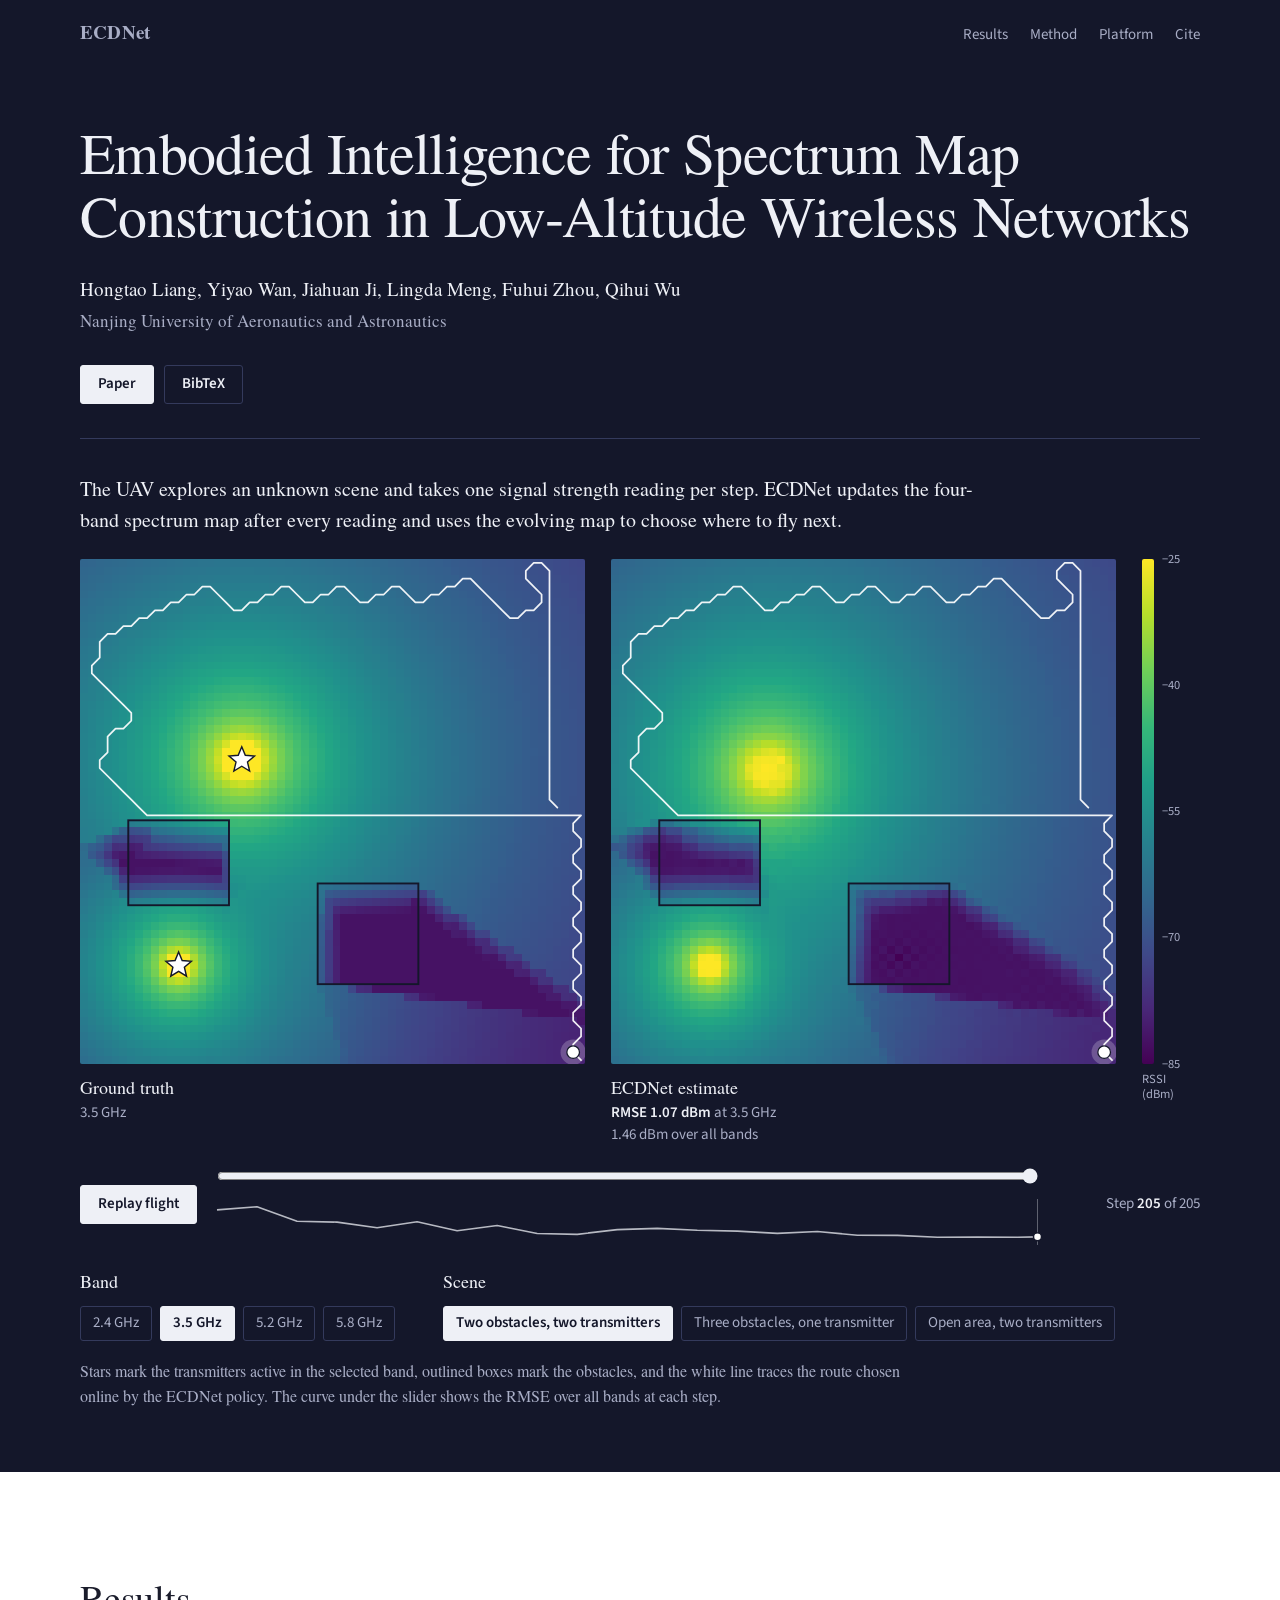
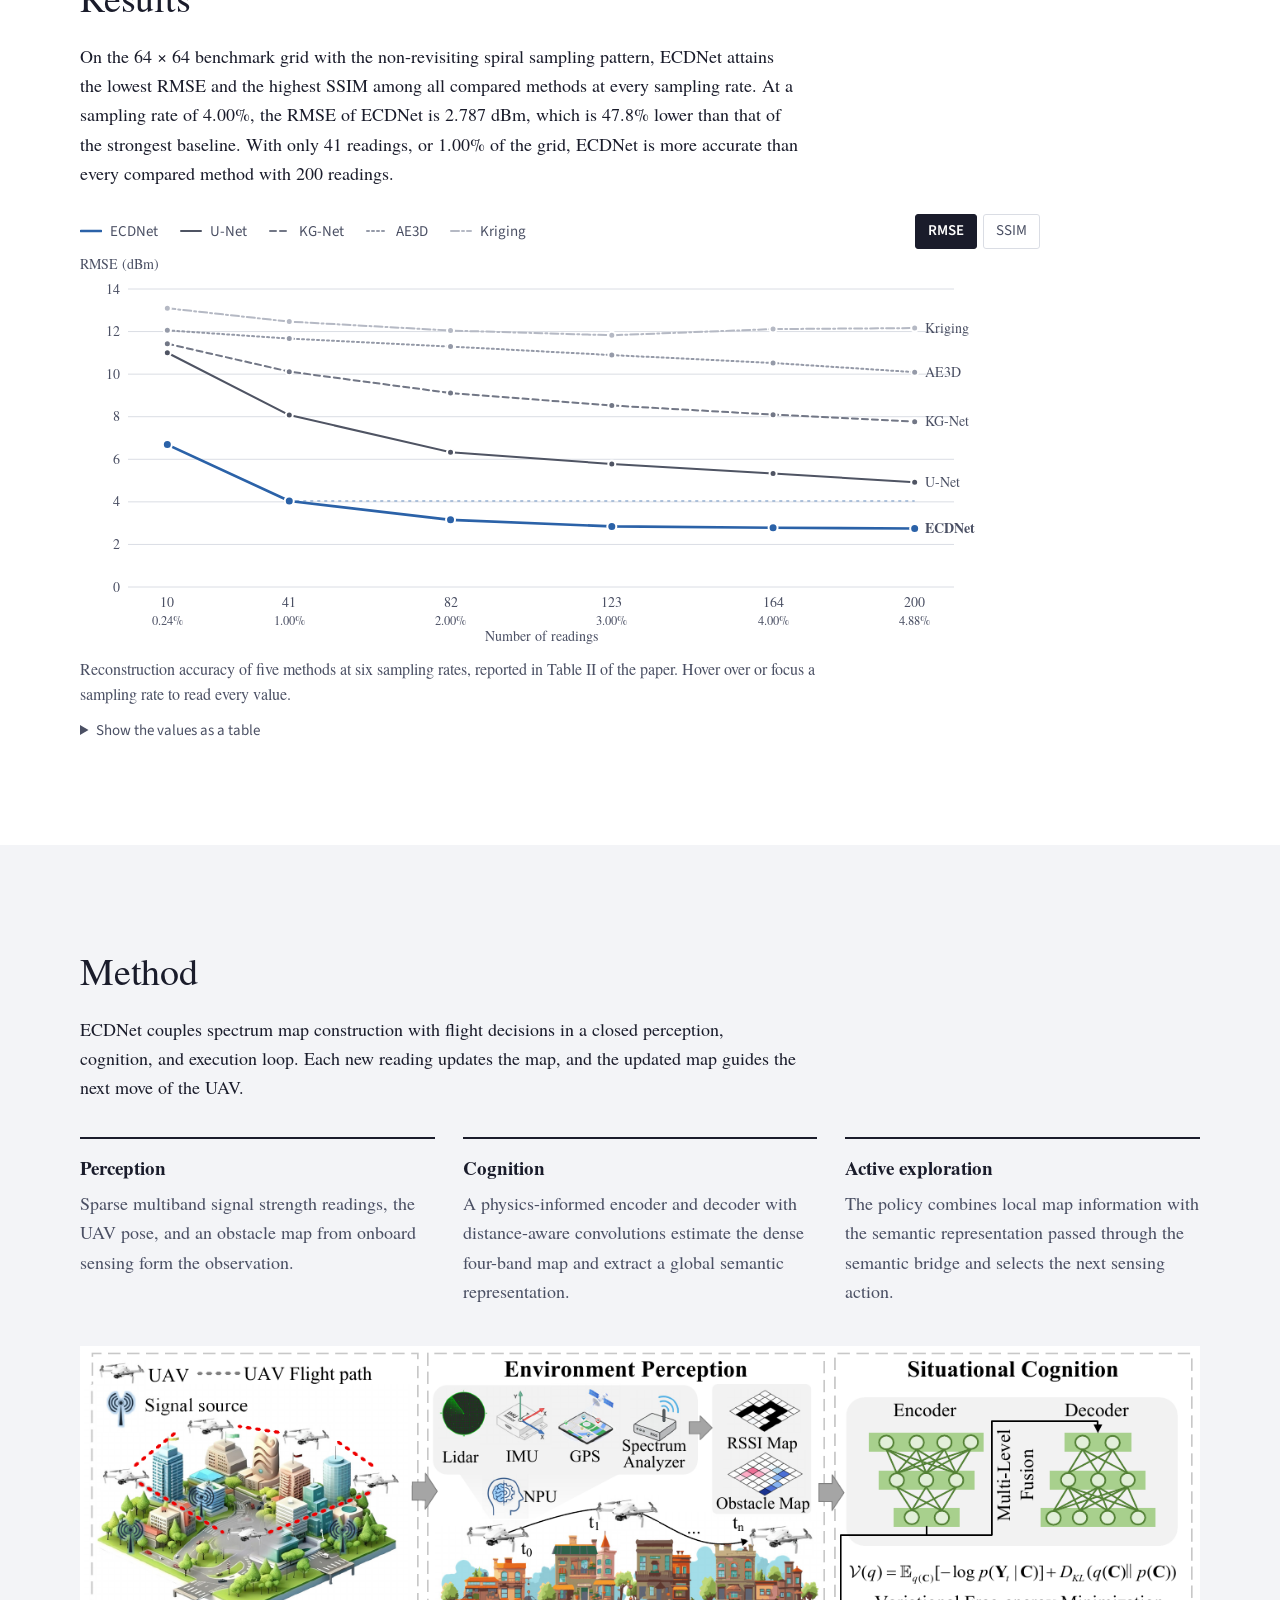
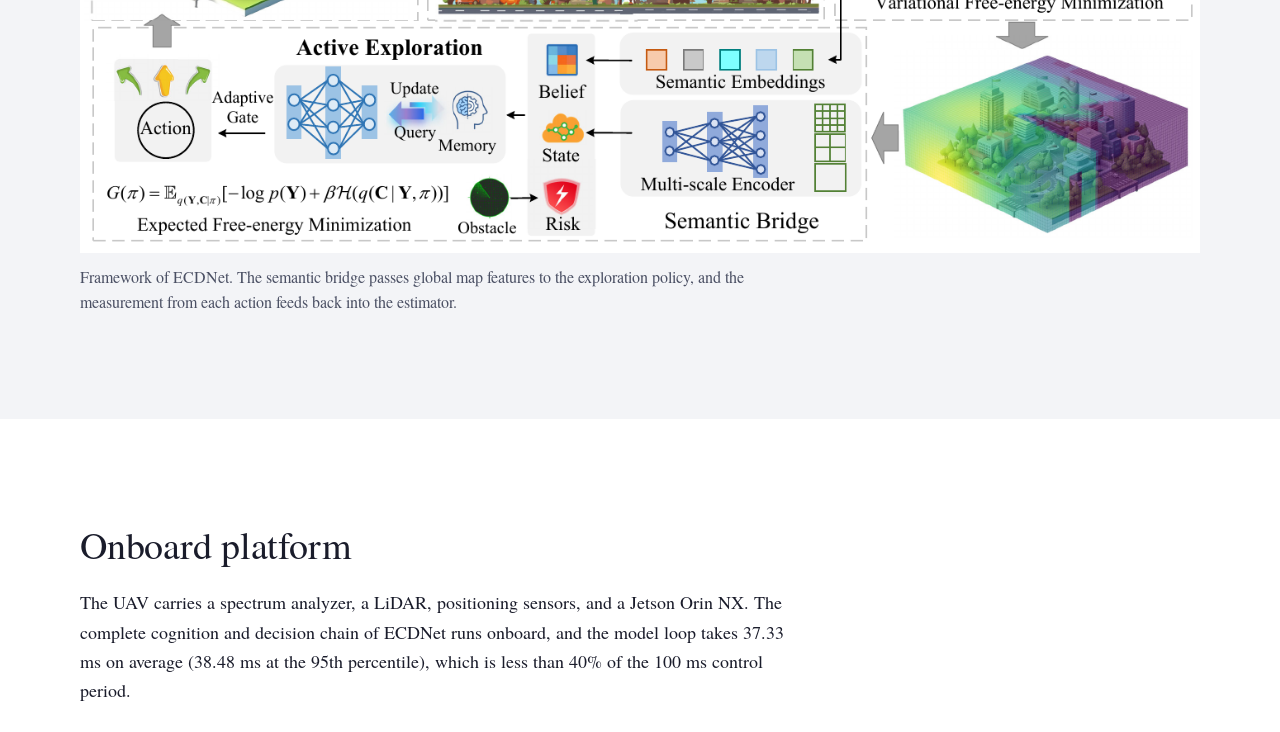
<file: index.html>
<!doctype html>
<html lang="en"><head><meta charset="utf-8"><meta http-equiv="refresh" content="0; url=/ecdnet/"><title>ECDNet project page</title></head><body><p><a href="/ecdnet/">ECDNet project page</a></p></body></html>
</file>
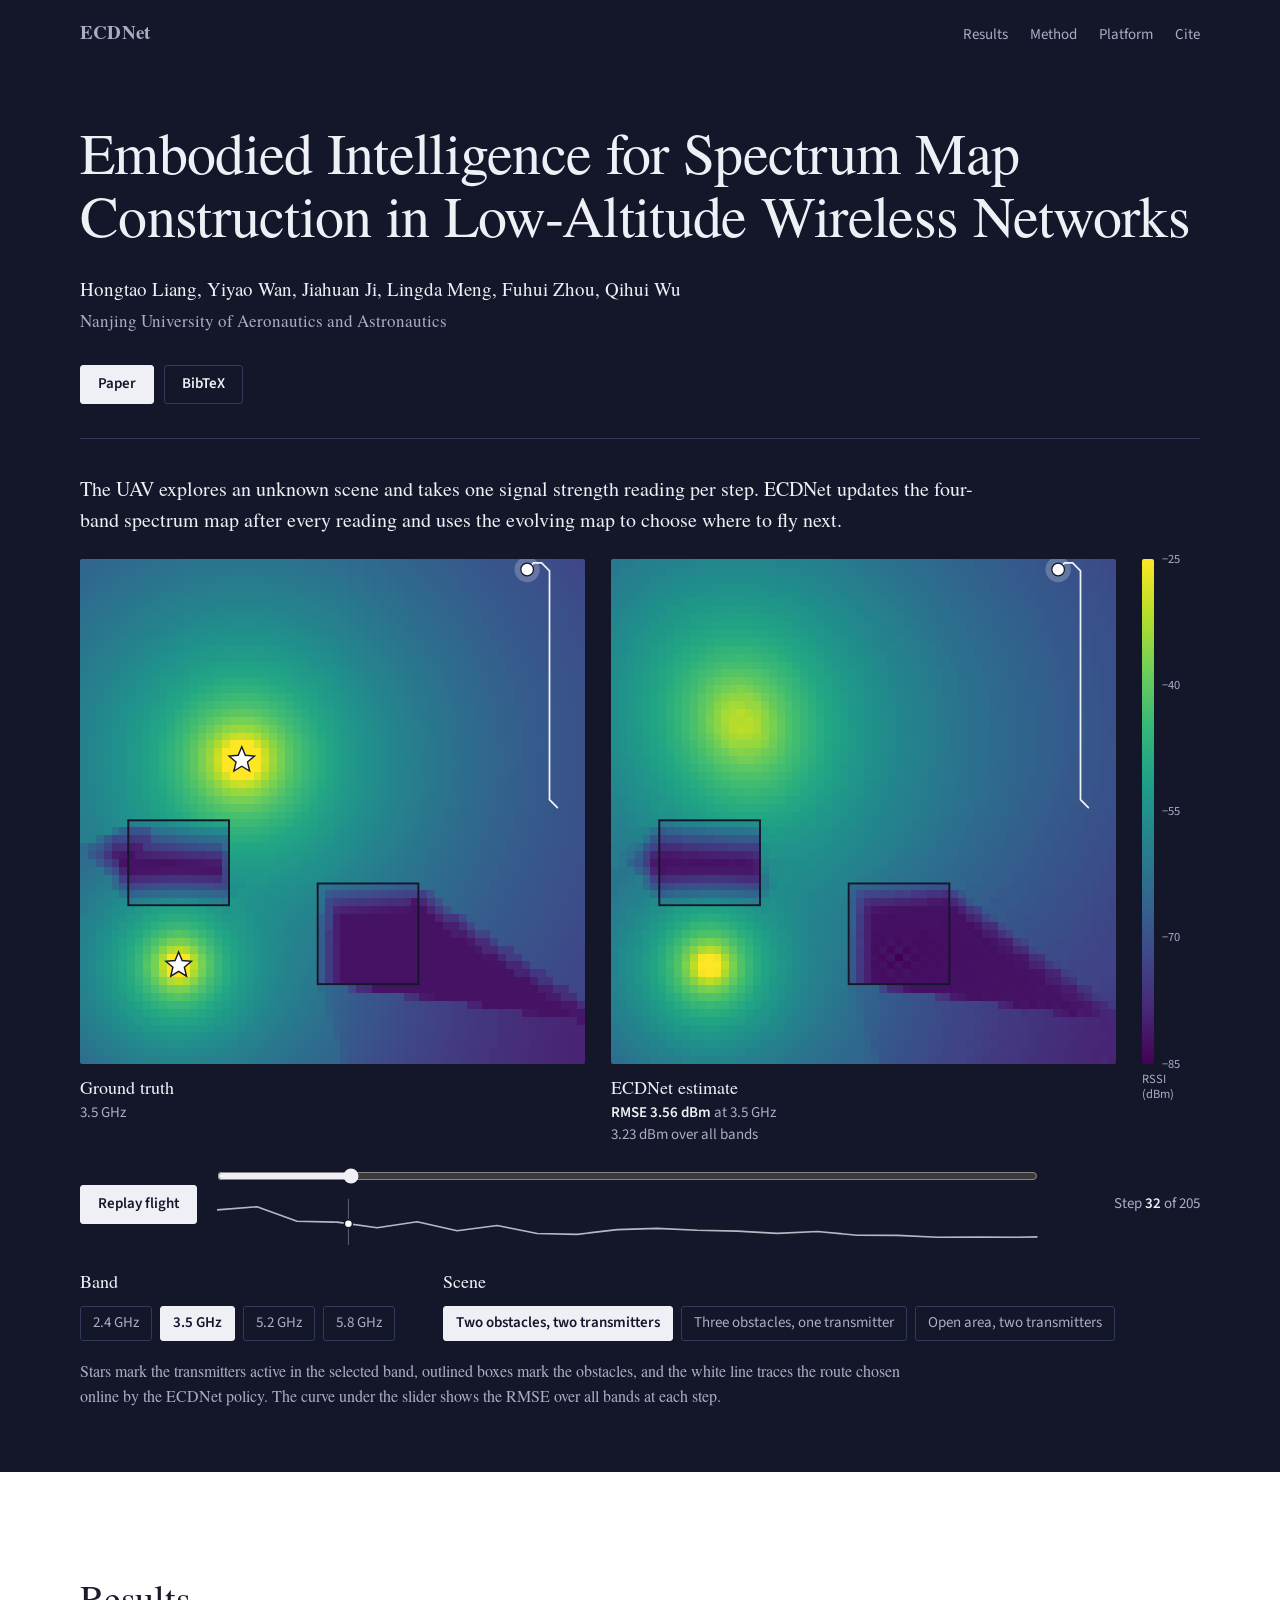
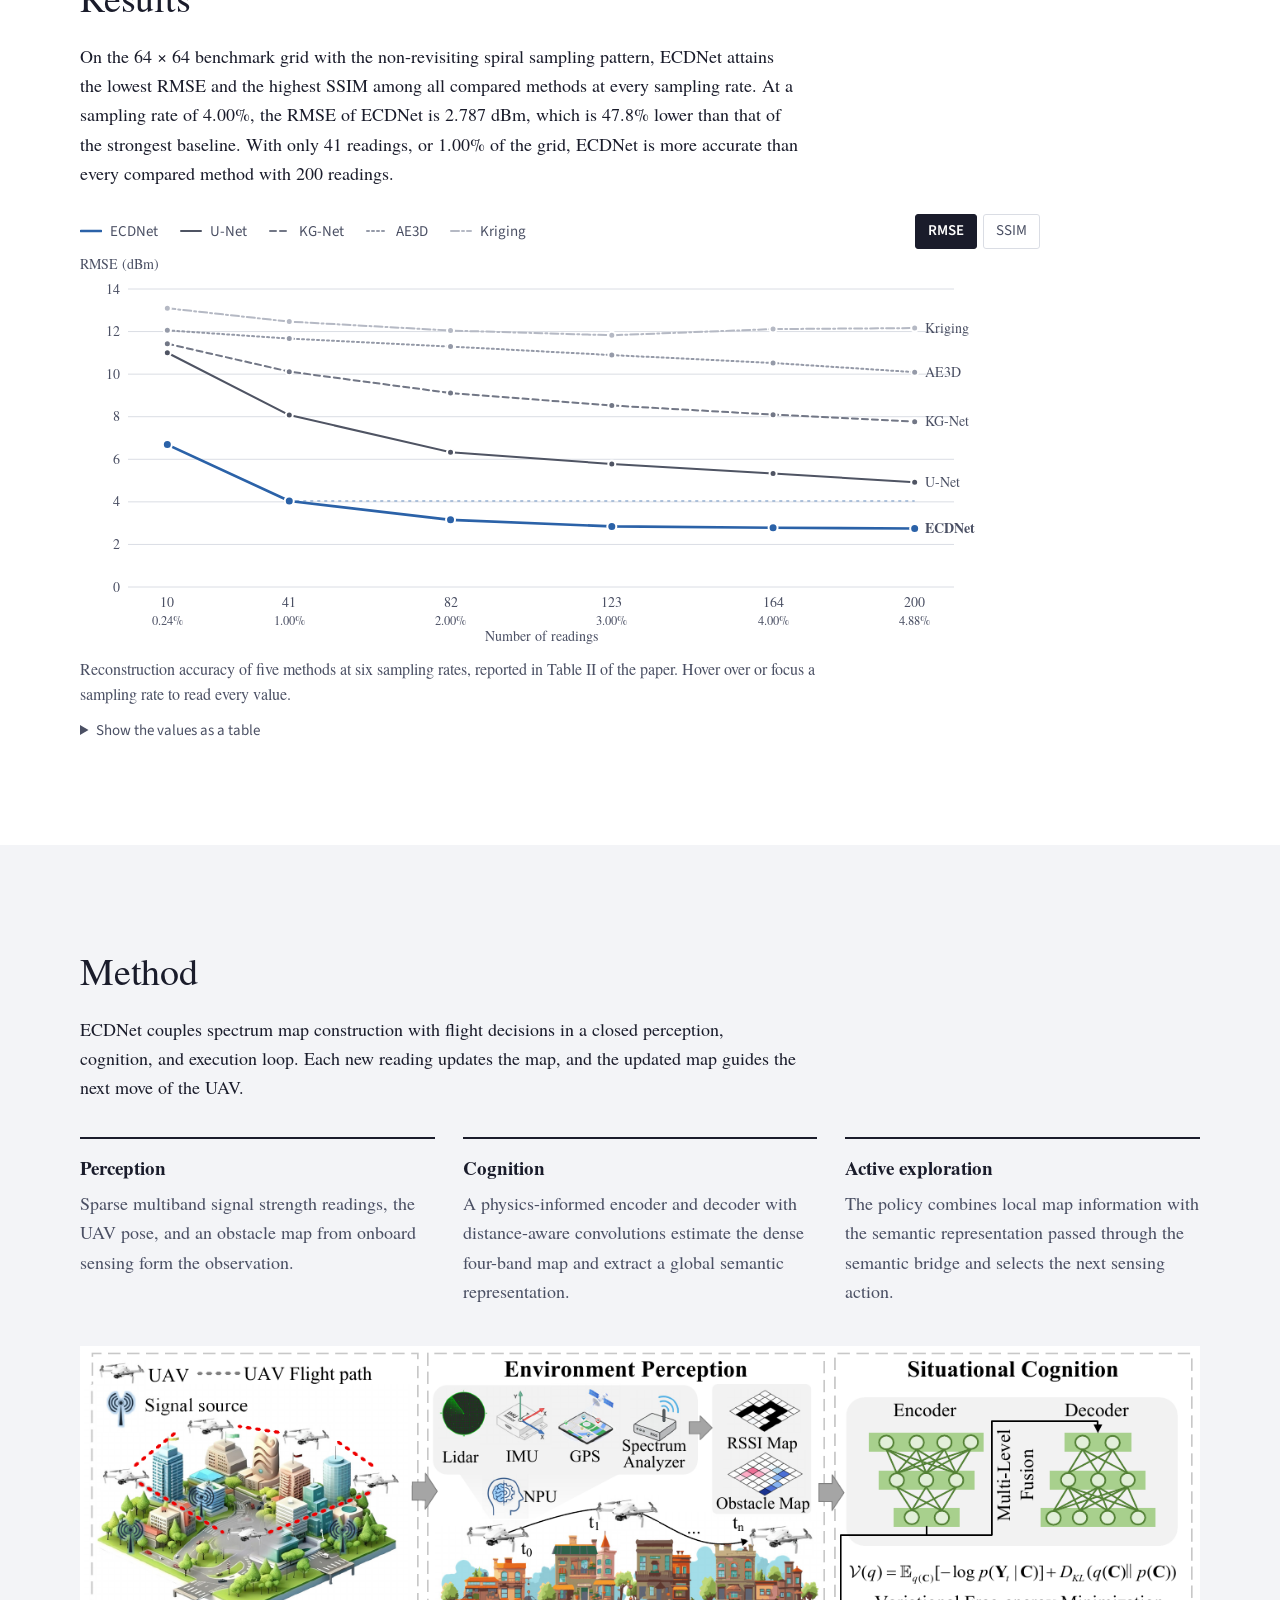
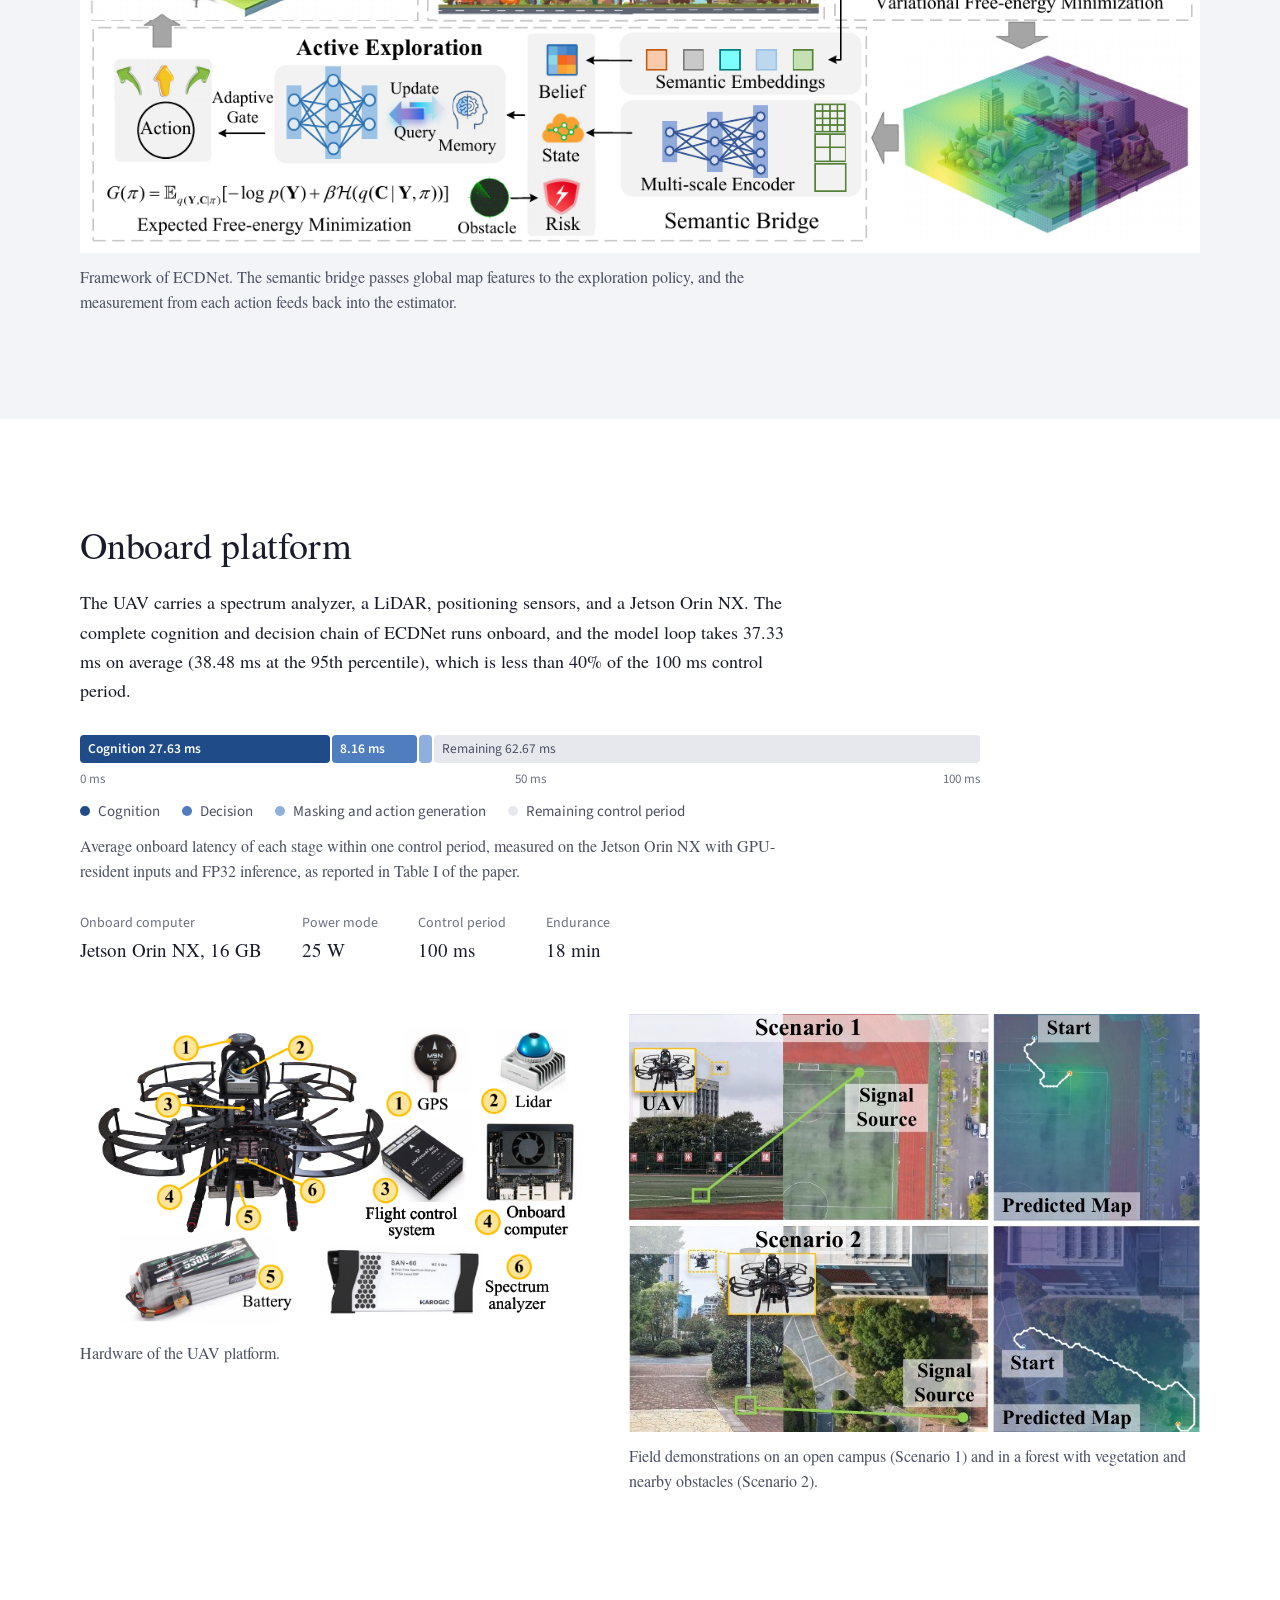
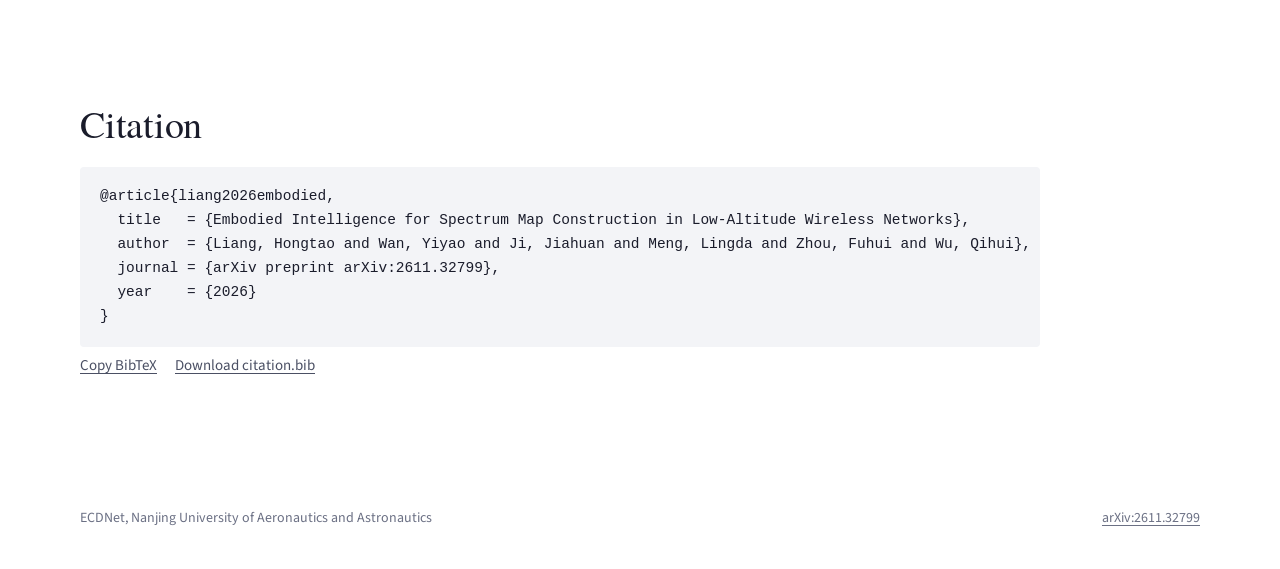
<file: ecdnet/index.html>
<!doctype html>
<html lang="en">
<head>
  <meta charset="utf-8">
  <meta name="viewport" content="width=device-width, initial-scale=1">
  <title>ECDNet | Embodied Intelligence for Spectrum Map Construction</title>
  <meta name="description" content="ECDNet couples spectrum map construction with UAV flight decisions in a closed perception, cognition, and execution loop, and builds four-band spectrum maps from sparse readings while the UAV explores.">
  <link rel="canonical" href="https://lht-research.github.io/ecdnet/">
  <meta property="og:type" content="website">
  <meta property="og:title" content="Embodied Intelligence for Spectrum Map Construction in Low-Altitude Wireless Networks">
  <meta property="og:description" content="A UAV builds a four-band spectrum map while it flies and uses the evolving map to decide where to measure next.">
  <meta property="og:url" content="https://lht-research.github.io/ecdnet/">
  <meta property="og:image" content="https://lht-research.github.io/ecdnet/assets/framework.png">
  <meta name="citation_title" content="Embodied Intelligence for Spectrum Map Construction in Low-Altitude Wireless Networks">
  <meta name="citation_author" content="Liang, Hongtao">
  <meta name="citation_author" content="Wan, Yiyao">
  <meta name="citation_author" content="Ji, Jiahuan">
  <meta name="citation_author" content="Meng, Lingda">
  <meta name="citation_author" content="Zhou, Fuhui">
  <meta name="citation_author" content="Wu, Qihui">
  <meta name="citation_arxiv_id" content="2611.32799">
  <meta name="theme-color" content="#14172a">
  <link rel="preload" href="assets/fonts/termes-regular.woff" as="font" type="font/woff" crossorigin>
  <link rel="preload" href="assets/fonts/sourcesans3-400.woff" as="font" type="font/woff" crossorigin>
  <link rel="icon" href="assets/favicon.svg" type="image/svg+xml">
  <link rel="stylesheet" href="assets/site.css">
  <script src="assets/explorer-data.js" defer></script>
  <script src="assets/chart-data.js" defer></script>
  <script src="assets/site.js" defer></script>
</head>
<body>
  <a href="#main" class="skip">Skip to content</a>

  <header class="hero" id="top">
    <nav class="shell topnav" aria-label="Sections">
      <a class="wordmark" href="#top">ECDNet</a>
      <ul>
        <li><a href="#results">Results</a></li>
        <li><a href="#method">Method</a></li>
        <li><a href="#platform">Platform</a></li>
        
        <li><a href="#cite">Cite</a></li>
      </ul>
    </nav>

    <div class="shell hero-head">
      <h1>Embodied Intelligence for Spectrum Map Construction in Low-Altitude Wireless Networks</h1>
      <p class="authors">Hongtao Liang, Yiyao Wan, Jiahuan Ji, Lingda Meng, Fuhui Zhou, Qihui Wu</p>
      <p class="affil">Nanjing University of Aeronautics and Astronautics</p>
      <ul class="links">
        <li><a class="btn solid" id="paper-link" href="https://arxiv.org/abs/2611.32799">Paper</a></li>
        
        <li><a class="btn" href="#cite">BibTeX</a></li>
      </ul>
    </div>

    <section class="shell explorer" aria-labelledby="explorer-title">
      <h2 id="explorer-title" class="visually-hidden">Closed-loop spectrum map construction</h2>
      <p class="lead">The UAV explores an unknown scene and takes one signal strength reading per step. ECDNet updates the four-band spectrum map after every reading and uses the evolving map to choose where to fly next.</p>

      <div class="panels two">
        <figure class="panel" data-panel="truth">
          <canvas role="img" aria-label="Ground-truth spectrum map with the UAV route"></canvas>
          <figcaption><span class="pname">Ground truth</span><span class="pval" id="val-truth"></span></figcaption>
        </figure>
        <figure class="panel" data-panel="estimate">
          <canvas role="img" aria-label="Spectrum map estimated by ECDNet at the current step"></canvas>
          <figcaption><span class="pname">ECDNet estimate</span><span class="pval" id="val-estimate" aria-live="polite"></span></figcaption>
        </figure>
        <div class="cbar" aria-hidden="true">
          <div class="cbar-ramp"></div>
          <div class="cbar-ticks"><span style="--p:0%">&minus;85</span><span style="--p:25%">&minus;70</span><span style="--p:50%">&minus;55</span><span style="--p:75%">&minus;40</span><span style="--p:100%">&minus;25</span></div>
          <div class="cbar-unit">RSSI (dBm)</div>
        </div>
      </div>

      <div class="timeline">
        <button type="button" class="btn" id="replay">Replay flight</button>
        <div class="scrub">
          <label for="scrub" class="visually-hidden">Flight step</label>
          <input type="range" id="scrub" min="0" max="205" step="1" value="205">
          <div class="spark" id="spark" aria-hidden="true"></div>
        </div>
        <p class="count" id="count" aria-live="off"></p>
      </div>

      <div class="controls">
        <fieldset class="ctl">
          <legend>Band</legend>
          <div class="chips" id="band-chips"></div>
        </fieldset>
        <fieldset class="ctl">
          <legend>Scene</legend>
          <div class="chips" id="scene-chips"></div>
        </fieldset>
      </div>
      <p class="scene-note">Stars mark the transmitters active in the selected band, outlined boxes mark the obstacles, and the white line traces the route chosen online by the ECDNet policy. The curve under the slider shows the RMSE over all bands at each step.</p>
      <noscript><p class="scene-note">The interactive view needs JavaScript. The figures below are available without it.</p></noscript>
    </section>
  </header>

  <main id="main">
    <section class="shell section" id="results" aria-labelledby="results-title">
      <h2 id="results-title">Results</h2>
      <div class="prose">
        <p>On the 64 &times; 64 benchmark grid with the non-revisiting spiral sampling pattern, ECDNet attains the lowest RMSE and the highest SSIM among all compared methods at every sampling rate. At a sampling rate of 4.00%, the RMSE of ECDNet is 2.787 dBm, which is 47.8% lower than that of the strongest baseline. With only 41 readings, or 1.00% of the grid, ECDNet is more accurate than every compared method with 200 readings.</p>
      </div>
      <figure class="chart" id="chart-rates">
        <div class="chart-head">
          <ul class="legend" id="legend-rates"></ul>
          <div class="seg-toggle" role="group" aria-label="Metric">
            <button type="button" class="chip light" data-metric="rmse" aria-pressed="true">RMSE</button>
            <button type="button" class="chip light" data-metric="ssim" aria-pressed="false">SSIM</button>
          </div>
        </div>
        <div class="plot"></div>
        <figcaption>Reconstruction accuracy of five methods at six sampling rates, reported in Table II of the paper. Hover over or focus a sampling rate to read every value.</figcaption>
        <details class="data">
          <summary>Show the values as a table</summary>
          <div class="table-wrap"><table><caption class="visually-hidden">RMSE in dBm and SSIM for each method and number of readings</caption><thead><tr><th scope="col">Method</th><th scope="col">10 (0.24%)</th><th scope="col">41 (1.00%)</th><th scope="col">82 (2.00%)</th><th scope="col">123 (3.00%)</th><th scope="col">164 (4.00%)</th><th scope="col">200 (4.88%)</th></tr></thead><tbody><tr class="ours"><th scope="row">ECDNet</th><td>6.689 / 0.644</td><td>4.042 / 0.780</td><td>3.155 / 0.810</td><td>2.847 / 0.820</td><td>2.787 / 0.822</td><td>2.746 / 0.823</td></tr><tr><th scope="row">U-Net</th><td>11.005 / 0.483</td><td>8.078 / 0.589</td><td>6.335 / 0.646</td><td>5.781 / 0.665</td><td>5.335 / 0.673</td><td>4.924 / 0.684</td></tr><tr><th scope="row">KG-Net</th><td>11.428 / 0.508</td><td>10.118 / 0.547</td><td>9.114 / 0.570</td><td>8.527 / 0.582</td><td>8.098 / 0.588</td><td>7.769 / 0.593</td></tr><tr><th scope="row">AE3D</th><td>12.058 / 0.454</td><td>11.670 / 0.454</td><td>11.296 / 0.457</td><td>10.896 / 0.460</td><td>10.525 / 0.475</td><td>10.093 / 0.482</td></tr><tr><th scope="row">Kriging</th><td>13.096 / 0.605</td><td>12.468 / 0.585</td><td>12.048 / 0.565</td><td>11.827 / 0.552</td><td>12.117 / 0.529</td><td>12.164 / 0.512</td></tr></tbody></table><p>Each cell gives RMSE (dBm) / SSIM. The column headings give the number of readings and the sampling rate of the 64 &times; 64 grid.</p></div>
        </details>
      </figure>
    </section>

    <section class="section band" id="method" aria-labelledby="method-title">
      <div class="shell">
        <h2 id="method-title">Method</h2>
        <div class="prose">
          <p>ECDNet couples spectrum map construction with flight decisions in a closed perception, cognition, and execution loop. Each new reading updates the map, and the updated map guides the next move of the UAV.</p>
        </div>
        <dl class="loop">
          <div><dt>Perception</dt><dd>Sparse multiband signal strength readings, the UAV pose, and an obstacle map from onboard sensing form the observation.</dd></div>
          <div><dt>Cognition</dt><dd>A physics-informed encoder and decoder with distance-aware convolutions estimate the dense four-band map and extract a global semantic representation.</dd></div>
          <div><dt>Active exploration</dt><dd>The policy combines local map information with the semantic representation passed through the semantic bridge and selects the next sensing action.</dd></div>
        </dl>
        <figure class="figure">
          <img src="assets/framework.png" width="1356" height="614" loading="lazy" alt="ECDNet framework with UAV sensing, the physics-informed spectrum estimator, the semantic bridge, and the exploration policy connected in a closed loop.">
          <figcaption>Framework of ECDNet. The semantic bridge passes global map features to the exploration policy, and the measurement from each action feeds back into the estimator.</figcaption>
        </figure>
      </div>
    </section>

    <section class="shell section" id="platform" aria-labelledby="platform-title">
      <h2 id="platform-title">Onboard platform</h2>
      <div class="prose">
        <p>The UAV carries a spectrum analyzer, a LiDAR, positioning sensors, and a Jetson Orin NX. The complete cognition and decision chain of ECDNet runs onboard, and the model loop takes 37.33 ms on average (38.48 ms at the 95th percentile), which is less than 40% of the 100 ms control period.</p>
      </div>
      <figure class="latency" id="latency">
        <div class="seg" role="img" aria-label="Onboard latency within one 100 millisecond control period. Cognition 27.63 ms, decision 8.16 ms, masking and action generation 1.54 ms, remaining 62.67 ms.">
          <span class="s1" style="flex:27.63" tabindex="0" data-name="Cognition" data-ms="27.63"><i class="lbl">Cognition 27.63 ms</i></span>
          <span class="s2" style="flex:8.16" tabindex="0" data-name="Decision" data-ms="8.16"><i class="lbl">8.16 ms</i></span>
          <span class="s3" style="flex:1.54" tabindex="0" data-name="Masking and action generation" data-ms="1.54"></span>
          <span class="s4" style="flex:62.67" tabindex="0" data-name="Remaining control period" data-ms="62.67"><i class="lbl">Remaining 62.67 ms</i></span>
        </div>
        <div class="seg-axis" aria-hidden="true"><span style="left:0%">0 ms</span><span style="left:50%">50 ms</span><span style="left:100%">100 ms</span></div>
        <ul class="legend">
          <li><span class="key dot" style="background:#1f4c88"></span>Cognition</li>
          <li><span class="key dot" style="background:#4f7dbd"></span>Decision</li>
          <li><span class="key dot" style="background:#8fb0dc"></span>Masking and action generation</li>
          <li><span class="key dot" style="background:#e6e8ee"></span>Remaining control period</li>
        </ul>
        <figcaption>Average onboard latency of each stage within one control period, measured on the Jetson Orin NX with GPU-resident inputs and FP32 inference, as reported in Table I of the paper.</figcaption>
      </figure>
      <dl class="specs">
        <div><dt>Onboard computer</dt><dd>Jetson Orin NX, 16 GB</dd></div>
        <div><dt>Power mode</dt><dd>25 W</dd></div>
        <div><dt>Control period</dt><dd>100 ms</dd></div>
        <div><dt>Endurance</dt><dd>18 min</dd></div>
      </dl>
      <div class="duo">
        <figure class="figure">
          <img src="assets/prototype.png" width="666" height="406" loading="lazy" alt="The UAV platform with GPS, LiDAR, flight controller, onboard computer, battery, and spectrum analyzer.">
          <figcaption>Hardware of the UAV platform.</figcaption>
        </figure>
        <figure class="figure">
          <img src="assets/field.jpg" width="874" height="640" loading="lazy" alt="Field demonstrations on an open campus and in a forest, with the UAV, the signal source, the flight route, and the predicted spectrum map.">
          <figcaption>Field demonstrations on an open campus (Scenario 1) and in a forest with vegetation and nearby obstacles (Scenario 2).</figcaption>
        </figure>
      </div>
    </section>

    

    <section class="shell section" id="cite" aria-labelledby="cite-title">
      <h2 id="cite-title">Citation</h2>
<pre><code id="bibtex">@article{liang2026embodied,
  title   = {Embodied Intelligence for Spectrum Map Construction in Low-Altitude Wireless Networks},
  author  = {Liang, Hongtao and Wan, Yiyao and Ji, Jiahuan and Meng, Lingda and Zhou, Fuhui and Wu, Qihui},
  journal = {arXiv preprint arXiv:2611.32799},
  year    = {2026}
}</code></pre>
      <div class="bib-head"><button type="button" id="copy-bib" hidden>Copy BibTeX</button><a href="citation.bib" download>Download citation.bib</a><span id="copy-state" role="status"></span></div>
    </section>
  </main>

  <footer class="shell footer">
    <p>ECDNet, Nanjing University of Aeronautics and Astronautics</p>
    <p><a href="https://arxiv.org/abs/2611.32799">arXiv:2611.32799</a></p>
  </footer>
</body>
</html>
</file>
<file: ecdnet/assets/site.css>
@font-face { font-family: "Termes"; src: url("fonts/termes-regular.woff") format("woff"); font-weight: 400; font-style: normal; font-display: swap; }
@font-face { font-family: "Termes"; src: url("fonts/termes-italic.woff") format("woff"); font-weight: 400; font-style: italic; font-display: swap; }
@font-face { font-family: "Termes"; src: url("fonts/termes-bold.woff") format("woff"); font-weight: 700; font-style: normal; font-display: swap; }
@font-face { font-family: "Source Sans 3"; src: url("fonts/sourcesans3-400.woff") format("woff"); font-weight: 400; font-style: normal; font-display: swap; }
@font-face { font-family: "Source Sans 3"; src: url("fonts/sourcesans3-600.woff") format("woff"); font-weight: 600; font-style: normal; font-display: swap; }

:root {
  color-scheme: light;
  --ink: #1a1c2b;
  --ink-2: #4b5064;
  --ink-3: #6b7084;
  --paper: #ffffff;
  --mist: #f3f4f7;
  --rule: #dadde4;
  --field: #14172a;
  --field-2: #1d2138;
  --field-rule: #343a5c;
  --on-field: #eef0f6;
  --on-field-2: #a9aec6;
  --ecd: #2b62a8;
  --grey-1: #4f5463;
  --grey-2: #727786;
  --grey-3: #959aa8;
  --grey-4: #b5b9c4;
  --serif: "Termes", "TeX Gyre Termes", "Times New Roman", Times, serif;
  --sans: "Source Sans 3", "Segoe UI", "Helvetica Neue", Arial, sans-serif;
  --mono: ui-monospace, "SFMono-Regular", Menlo, Consolas, monospace;
  --shell: 1120px;
  --gutter: clamp(20px, 4vw, 40px);
}

*, *::before, *::after { box-sizing: border-box; }
html { -webkit-text-size-adjust: 100%; scroll-behavior: smooth; scroll-padding-top: 24px; }
@media (prefers-reduced-motion: reduce) { html { scroll-behavior: auto; } }
body { margin: 0; background: var(--paper); color: var(--ink); font: 400 18px/1.62 var(--serif); font-kerning: normal; text-rendering: optimizeLegibility; }
img { max-width: 100%; height: auto; display: block; }
a { color: inherit; text-decoration-thickness: 1px; text-underline-offset: 3px; }
a:hover { color: var(--ecd); }
:focus-visible { outline: 2px solid var(--ecd); outline-offset: 3px; border-radius: 2px; }
.hero :focus-visible { outline-color: #9db8e6; }

.shell { width: min(var(--shell), 100% - 2 * var(--gutter)); margin-inline: auto; }
.visually-hidden { position: absolute; width: 1px; height: 1px; overflow: hidden; clip: rect(0 0 0 0); white-space: nowrap; }
.skip { position: absolute; left: 12px; top: -48px; z-index: 10; padding: 8px 14px; background: var(--paper); color: var(--ink); font: 600 15px var(--sans); }
.skip:focus { top: 12px; }

/* Hero: the one dark field on the page, holding the closed-loop flight. */
.hero { background: var(--field); color: var(--on-field); padding-bottom: 64px; }
.topnav { display: flex; align-items: baseline; justify-content: space-between; gap: 24px; padding: 22px 0 0; font: 400 15px/1.4 var(--sans); }
.wordmark { font: 700 19px/1 var(--serif); letter-spacing: 0.01em; text-decoration: none; }
.topnav ul { display: flex; flex-wrap: wrap; gap: 6px 22px; margin: 0; padding: 0; list-style: none; }
.topnav a { color: var(--on-field-2); text-decoration: none; }
.topnav a:hover { color: var(--on-field); }

.hero-head { padding: clamp(44px, 6.5vw, 76px) 0 34px; }
.hero h1 { margin: 0; max-width: 20.5em; font: 400 clamp(34px, 5.1vw, 58px)/1.08 var(--serif); letter-spacing: -0.012em; }
.authors { margin: 28px 0 2px; font-size: 19px; }
.affil { margin: 0; color: var(--on-field-2); font-size: 17px; }
.links { display: flex; flex-wrap: wrap; gap: 10px; margin: 30px 0 0; padding: 0; list-style: none; }
.btn { display: inline-block; padding: 9px 17px 10px; border: 1px solid var(--field-rule); border-radius: 3px; color: var(--on-field); font: 600 15px/1.2 var(--sans); text-decoration: none; }
.btn:hover { border-color: var(--on-field-2); color: #fff; }
.btn.solid { background: var(--on-field); border-color: var(--on-field); color: var(--field); }
.btn.solid:hover { background: #fff; color: var(--field); }

/* Explorer */
.explorer { padding-top: 8px; border-top: 1px solid var(--field-rule); }
.lead { max-width: 46em; margin: 26px 0 24px; font-size: 20px; line-height: 1.55; }
.panels { display: grid; grid-template-columns: repeat(3, minmax(0, 1fr)) 58px; gap: 18px; align-items: start; }
.panels.two { grid-template-columns: repeat(2, minmax(0, 1fr)) 58px; gap: 26px; }
.panel { margin: 0; }
.panel canvas { display: block; width: 100%; aspect-ratio: 1; background: var(--field-2); border-radius: 2px; }
.panel figcaption { margin-top: 12px; }
.pname { display: block; font-size: 18px; line-height: 1.3; }
.pval { display: block; min-height: 2.9em; margin-top: 3px; color: var(--on-field-2); font: 400 15px/1.45 var(--sans); font-variant-numeric: tabular-nums; }
.pval strong { color: var(--on-field); font-weight: 600; }
.cbar { display: grid; grid-template-columns: 12px 1fr; gap: 8px 8px; align-self: start; }
.cbar-ramp { width: 12px; height: var(--cbar-h, 300px); border-radius: 2px; background: linear-gradient(to top, #440154, #482878, #3e4a89, #31688e, #26828e, #1f9e89, #35b779, #6ece58, #b5de2b, #fde725); }
.cbar-ticks { position: relative; font: 400 12.5px/1 var(--sans); color: var(--on-field-2); font-variant-numeric: tabular-nums; }
.cbar-ticks span { position: absolute; left: 0; top: calc(100% - var(--p)); transform: translateY(-50%); white-space: nowrap; }
.cbar-unit { grid-column: 1 / -1; font: 400 12.5px/1.2 var(--sans); color: var(--on-field-2); }

.timeline { display: grid; grid-template-columns: auto 1fr auto; align-items: center; gap: 10px 20px; margin-top: 18px; }
.timeline .btn { cursor: pointer; background: var(--on-field); border-color: var(--on-field); color: var(--field); }
.timeline .btn:hover { background: #fff; }
.scrub { position: relative; }
.scrub input { width: 100%; margin: 0; accent-color: var(--on-field); background: transparent; }
.spark { height: 46px; margin-top: 6px; }
.spark svg { display: block; width: 100%; height: 46px; overflow: visible; }
.count { min-width: 9.5em; font: 400 15px/1.3 var(--sans); color: var(--on-field-2); font-variant-numeric: tabular-nums; text-align: right; }
.count strong { color: var(--on-field); font-weight: 600; }

.controls { display: flex; flex-wrap: wrap; gap: 4px 48px; }
.ctl { margin: 22px 0 0; padding: 0; border: 0; min-width: 0; }
.ctl legend { padding: 0; margin-bottom: 10px; font-size: 18px; }
.chips { display: flex; flex-wrap: wrap; gap: 8px; }
.chip { padding: 7px 12px 8px; border: 1px solid var(--field-rule); border-radius: 3px; background: transparent; color: var(--on-field-2); font: 400 15px/1.2 var(--sans); cursor: pointer; }
.chip:hover { color: var(--on-field); border-color: var(--on-field-2); }
.chip[aria-pressed="true"] { background: var(--on-field); border-color: var(--on-field); color: var(--field); font-weight: 600; }
.chip:disabled { opacity: 0.38; cursor: not-allowed; }
.chip:disabled:hover { color: var(--on-field-2); border-color: var(--field-rule); }
.chip.light { border-color: var(--rule); color: var(--ink-2); }
.chip.light:hover { color: var(--ink); border-color: var(--ink-3); }
.chip.light[aria-pressed="true"] { background: var(--ink); border-color: var(--ink); color: #fff; }
.scene-note { max-width: 52em; margin: 18px 0 0; color: var(--on-field-2); font-size: 16px; line-height: 1.55; }

/* Sections */
main { display: block; }
.section { padding: clamp(64px, 9vw, 104px) 0; }
.band { background: var(--mist); }
h2 { margin: 0 0 22px; font: 400 clamp(30px, 3.4vw, 38px)/1.15 var(--serif); letter-spacing: -0.006em; }
h3 { margin: 0 0 10px; font: 700 21px/1.3 var(--serif); }
.prose { max-width: 40em; }
.prose p { margin: 0 0 16px; }
.block + .block { margin-top: clamp(56px, 7vw, 80px); }

/* Charts */
.chart { margin: 26px 0 0; max-width: 960px; }
.chart-head { display: flex; flex-wrap: wrap; align-items: center; justify-content: space-between; gap: 10px 24px; margin-bottom: 6px; }
.chart-head .legend { margin: 0; }
.seg-toggle { display: inline-flex; gap: 6px; }
.legend { display: flex; flex-wrap: wrap; gap: 6px 22px; margin: 0 0 10px; padding: 0; list-style: none; font: 400 15px/1.4 var(--sans); color: var(--ink-2); }
.legend li { display: inline-flex; align-items: center; gap: 8px; }
.key { display: inline-block; width: 18px; height: 2px; border-radius: 1px; }
.key.dot { width: 10px; height: 10px; border-radius: 50%; }
.plot { position: relative; }
.plot svg { display: block; width: 100%; height: auto; overflow: visible; }
.plot text { font-family: var(--serif); fill: var(--ink-2); }
.chart figcaption, .figure figcaption, .latency figcaption { margin-top: 12px; max-width: 46em; color: var(--ink-2); font-size: 16px; line-height: 1.55; }
.tip { position: absolute; z-index: 3; pointer-events: none; min-width: 240px; padding: 10px 12px; background: var(--paper); border: 1px solid var(--rule); border-radius: 4px; box-shadow: 0 6px 18px rgba(20, 23, 42, 0.12); font: 400 14px/1.45 var(--sans); color: var(--ink-2); opacity: 0; transition: opacity 120ms; }
.tip.on { opacity: 1; }
.tip .tip-head { margin-bottom: 4px; color: var(--ink); font-weight: 600; }
.tip .row { display: grid; grid-template-columns: 16px 1fr auto; align-items: center; gap: 8px; font-variant-numeric: tabular-nums; }
.tip .row b { color: var(--ink); font-weight: 600; }
.tip .k { width: 14px; height: 2px; border-radius: 1px; }

details.data { margin-top: 14px; font: 400 15px/1.4 var(--sans); }
details.data summary { cursor: pointer; color: var(--ink-2); }
details.data summary:hover { color: var(--ink); }
.table-wrap { overflow-x: auto; margin-top: 12px; }
table { border-collapse: collapse; font: 400 15px/1.4 var(--sans); font-variant-numeric: tabular-nums; }
th, td { padding: 7px 14px 7px 0; text-align: right; white-space: nowrap; border-bottom: 1px solid var(--rule); }
th:first-child, td:first-child { text-align: left; }
thead th { color: var(--ink-2); font-weight: 600; border-bottom-color: var(--ink-3); }
tr.ours td { color: var(--ink); font-weight: 600; }

/* Method */
.loop { display: grid; grid-template-columns: repeat(3, minmax(0, 1fr)); gap: 28px; margin: 34px 0 0; }
.loop div { border-top: 2px solid var(--ink); padding-top: 14px; }
.loop dt { font-weight: 700; font-size: 19px; }
.loop dd { margin: 6px 0 0; color: var(--ink-2); }
.figure { margin: 40px 0 0; }
.figure img { background: #fff; }

/* Platform */
.latency { margin: 30px 0 0; max-width: 900px; }
.seg { display: flex; gap: 2px; height: 28px; }
.seg span { position: relative; display: flex; align-items: center; min-width: 0; padding: 0 8px; border-radius: 4px; font: 600 13.5px/1 var(--sans); white-space: nowrap; overflow: visible; cursor: default; }
.seg span:focus-visible { outline-offset: 2px; }
.seg .s1 { background: #1f4c88; color: #fff; }
.seg .s2 { background: #4f7dbd; color: #fff; }
.seg .s3 { background: #8fb0dc; color: var(--ink); padding: 0; }
.seg .s4 { background: #e6e8ee; color: var(--ink-2); font-weight: 400; }
.seg .lbl { font-style: normal; }
.seg .lbl[hidden] { display: none; }
.seg-axis { position: relative; height: 22px; margin-top: 6px; font: 400 13px/1 var(--sans); color: var(--ink-3); font-variant-numeric: tabular-nums; }
.seg-axis span { position: absolute; top: 4px; transform: translateX(-50%); white-space: nowrap; }
.seg-axis span:first-child { transform: none; }
.seg-axis span:last-child { transform: translateX(-100%); }
.latency .legend { margin-top: 10px; }
.specs { display: grid; grid-template-columns: repeat(4, minmax(0, auto)); justify-content: start; gap: 8px 40px; margin: 30px 0 0; }
.specs dt { color: var(--ink-3); font: 400 14px/1.4 var(--sans); }
.specs dd { margin: 2px 0 0; font-size: 19px; }
.duo { display: grid; grid-template-columns: 0.95fr 1.05fr; gap: 32px; align-items: start; margin-top: 48px; }
.duo .figure { margin: 0; }

/* Code */
pre { margin: 22px 0 0; max-width: 960px; padding: 18px 20px; overflow-x: auto; background: var(--mist); border-radius: 4px; font: 400 14.5px/1.65 var(--mono); color: var(--ink); }
.band pre { background: var(--paper); }
code { font-family: var(--mono); font-size: 0.86em; }
pre code { font-size: inherit; }

/* Citation */
.bib-head { display: flex; align-items: center; gap: 18px; margin-top: 8px; font: 400 15px/1.4 var(--sans); }
.bib-head a, .bib-head button { color: var(--ink-2); }
.bib-head button { padding: 0; border: 0; background: none; font: inherit; text-decoration: underline; text-underline-offset: 3px; cursor: pointer; }
.bib-head button:hover, .bib-head a:hover { color: var(--ecd); }

.footer { display: flex; flex-wrap: wrap; justify-content: space-between; gap: 8px 24px; padding: 28px 0 40px; color: var(--ink-3); font: 400 14px/1.5 var(--sans); }
.footer p { margin: 0; }

@media (max-width: 900px) {
  .panels, .panels.two { grid-template-columns: repeat(2, minmax(0, 1fr)); gap: 16px; }
  .cbar { grid-column: 1 / -1; grid-template-columns: 1fr; }

  .cbar-ramp { grid-column: 1 / -1; width: 100%; height: 10px; background: linear-gradient(to right, #440154, #482878, #3e4a89, #31688e, #26828e, #1f9e89, #35b779, #6ece58, #b5de2b, #fde725); }
  .cbar-ticks { grid-column: 1 / -1; height: 18px; }
  .cbar-ticks span { top: 2px; left: var(--p); transform: translateX(-50%); }
  .cbar-ticks span:first-child { transform: none; }
  .cbar-ticks span:last-child { transform: translateX(-100%); }
  .loop { grid-template-columns: 1fr; gap: 22px; }
  .duo { grid-template-columns: 1fr; }
  .specs { grid-template-columns: repeat(2, minmax(0, auto)); }
}
@media (max-width: 600px) {
  body { font-size: 17px; }
  .topnav ul { display: none; }
  .timeline { grid-template-columns: 1fr; }
  .panels, .panels.two { grid-template-columns: 1fr; }
  .count { text-align: left; }
  .lead { font-size: 18px; }
  .pname { font-size: 16px; }
  .pval { font-size: 13.5px; }
}
</file>
